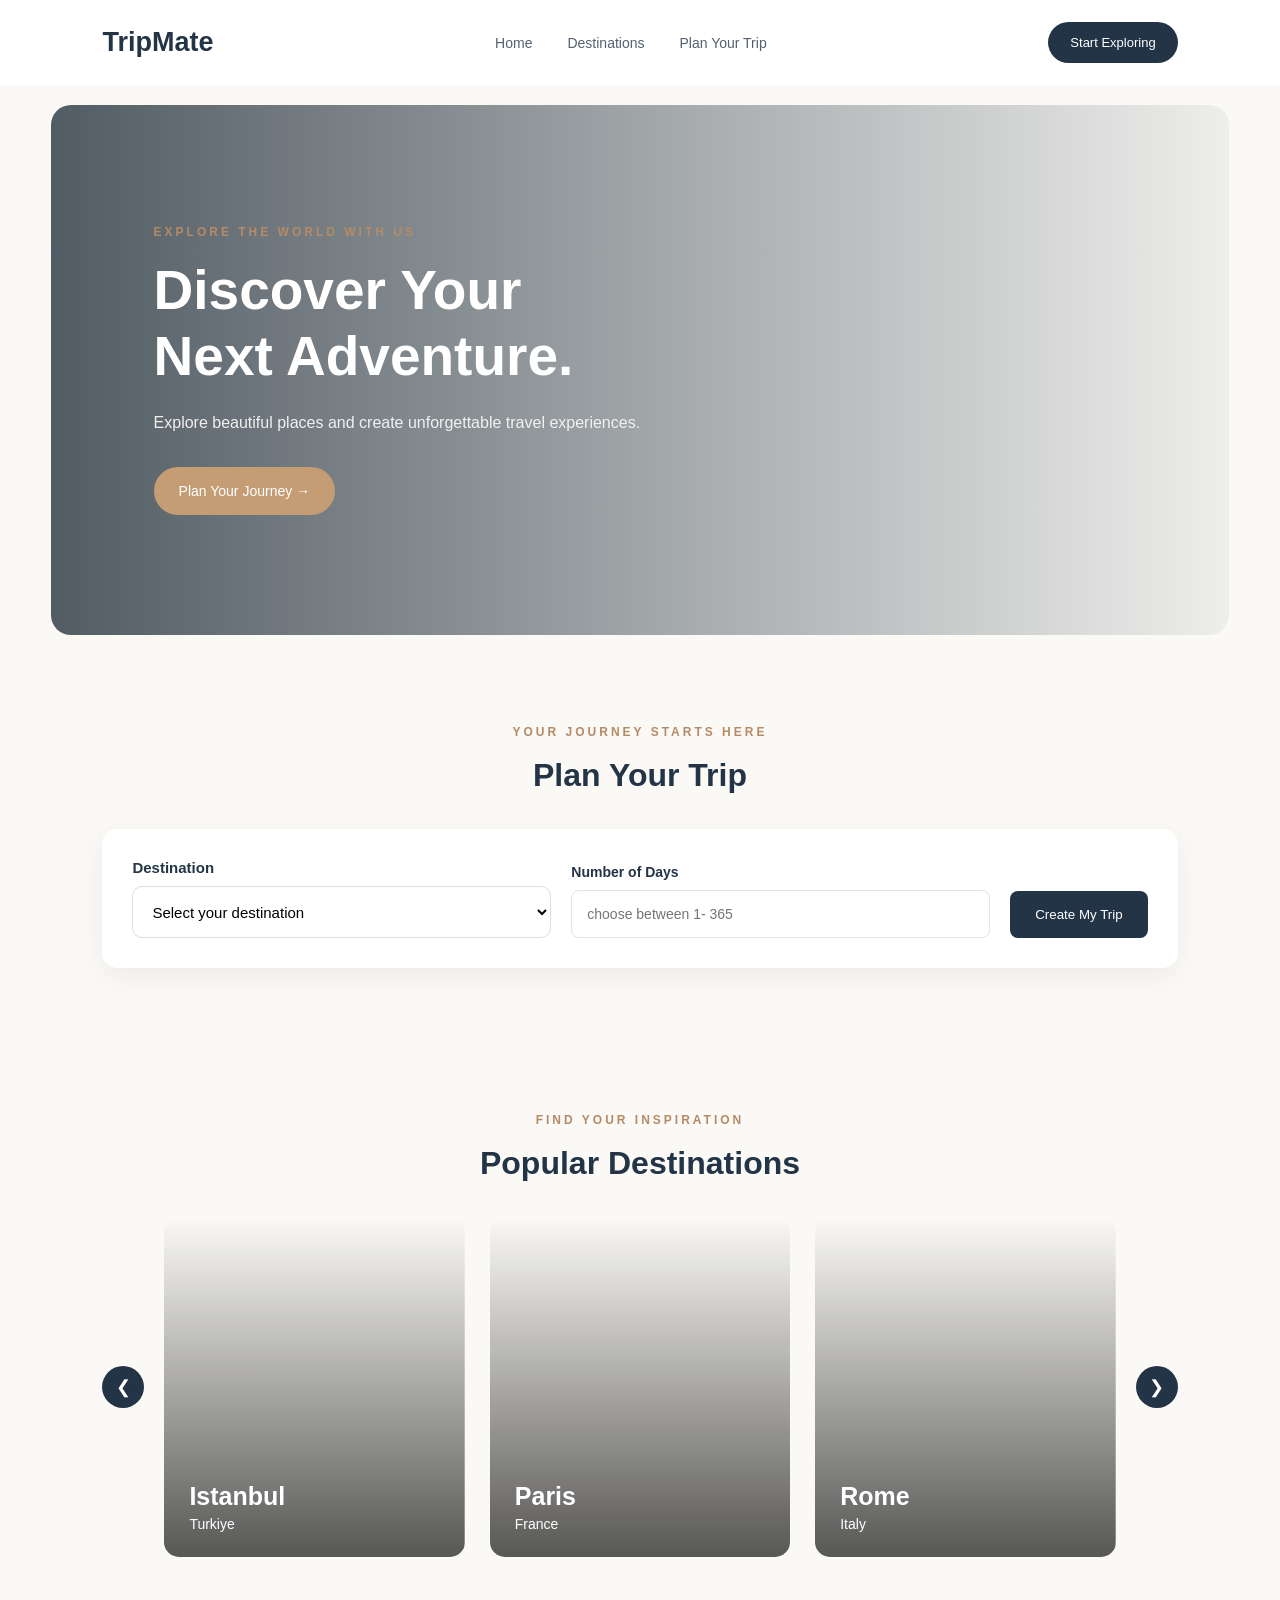
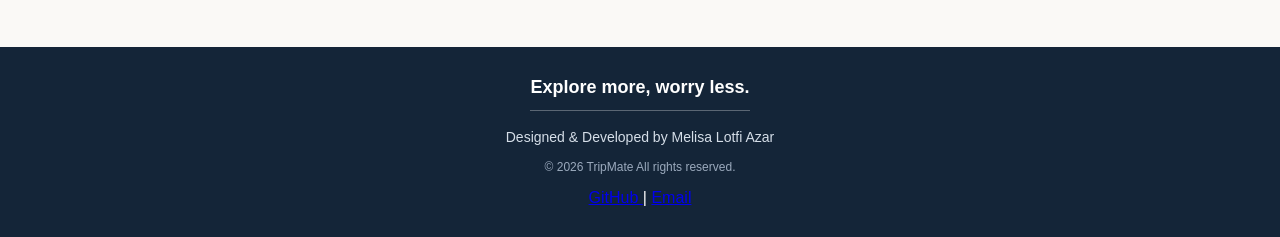
<file: index.html>
<!DOCTYPE html>
<html lang="en">
<head>
    <meta charset="UTF-8">
    <meta name="viewport" content="width=device-width, initial-scale=1.0">

    <title>TripMate | Travel Planner</title>

    <link rel="stylesheet" href="style.css">
</head>

<body>

    <!-- Navigation -->
    <nav class="navbar">
        <div class="logo">TripMate</div>

        <div class="nav-links">
            <a href="#">Home</a>
            <a href="#destinations">Destinations</a>
            <a href="#planner">Plan Your Trip</a>
        </div>

        <a href="#planner" class="nav-button">Start Exploring</a>
    </nav>


    <!-- Hero Section -->
    <section class="hero">

        <div class="hero-content">
            <p class="subtitle">EXPLORE THE WORLD WITH US</p>

            <h1>
                Discover Your<br>
                Next Adventure.
            </h1>

            <p class="hero-text">
                Explore beautiful places and create
                unforgettable travel experiences.
            </p>

            <a href="#planner" class="main-button">
                Plan Your Journey →
            </a>
        </div>

    </section>


    <!-- Trip Planner -->
    <section class="planner" id="planner">

        <div class="section-heading">
            <p class="subtitle">YOUR JOURNEY STARTS HERE</p>
            <h2>Plan Your Trip</h2>
        </div>

        <div class="planner-form">


            <div class="form-group">
    <label for="destination">Destination</label>

    <select id="destination">
        <option value="">Select your destination</option>
        <option value="istanbul">Istanbul</option>
        <option value="paris">Paris</option>
        <option value="rome">Rome</option>
        <option value="barcelona">Barcelona</option>
        <option value="bangkok">Bangkok</option>
        <option value="santorini">Santorini</option>
        <option value="bali">Bali</option>
        <option value="hawaii">Hawaii</option>
        <option value="tokyo">Tokyo</option>
    </select>
</div>


            <div class="input-group">
                <label>Number of Days</label>
                <input
                    type="number"
                    id="days"
                    placeholder="choose between 1- 365"
                    min="1"
                    max="365"
                    step="1"
                >
            </div>

            <button onclick="planTrip()" class="plan-button">
                Create My Trip
            </button>

        </div>

        <h3 id="result"></h3>

    </section>


    <!-- Popular Destinations -->
    <section class="destinations" id="destinations">

        <div class="section-heading">
            <p class="subtitle">FIND YOUR INSPIRATION</p>
            <h2>Popular Destinations</h2>
        </div>

        <div class="destination-slider">

    <button class="slider-btn" onclick="moveSlider(-1)">
        &#10094;
    </button>

    <div class="destination-grid" id="destinationGrid">

        <a href="destination.html" class="destination-link">

    <div class="destination-card istanbul">
        <div class="card-info">
            <h3>Istanbul</h3>
            <p>Turkiye</p>
        </div>
    </div>


        
        <a href="paris.html" class="destination-link">
    <div class="destination-card paris">
        <div class="card-info">
            <h3>Paris</h3>
            <p>France</p>
        </div>
    </div>
</a>

        <a href="rome.html" class="destination-link">
    <div class="destination-card rome">
        <div class="card-info">
            <h3>Rome</h3>
            <p>Italy</p>
        </div>
    </div>
</a>

        <a href="barcelona.html" class="destination-link">
    <div class="destination-card barcelona">
        <div class="card-info">
            <h3>Barcelona</h3>
            <p>Spain</p>
        </div>
    </div>
</a>
        <a href="bangkok.html" class="destination-link">
    <div class="destination-card bangkok">
        <div class="card-info">
            <h3>Bangkok</h3>
            <p>Thailand</p>
        </div>
    </div>
</a>
        <a href="santorini.html" class="destination-link">
    <div class="destination-card santorini">
        <div class="card-info">
            <h3>Santorini</h3>
            <p>Greece</p>
        </div>
    </div>
</a>

        <a href="bali.html" class="destination-link">
    <div class="destination-card bali">
        <div class="card-info">
            <h3>Bali</h3>
            <p>Indonesia</p>
        </div>
    </div>
</a>

       <a href="hawaii.html" class="destination-link">
    <div class="destination-card hawaii">
        <div class="card-info">
            <h3>Hawaii</h3>
            <p>USA</p>
        </div>
    </div>
</a>

        <a href="tokyo.html" class="destination-link">
    <div class="destination-card tokyo">
        <div class="card-info">
            <h3>tokyo</h3>
            <p>japan</p>
        </div>
    </div>
</a>

        
    </div>

    <button class="slider-btn" onclick="moveSlider(1)">
        &#10095;
    </button>

    </div>

    </section>


   <footer class="site-footer">
    <p class="footer-tagline">
        Explore more, worry less.
    </p>

    <p class="footer-credit">
         
    </p>
    <p class="footer-credit">
        Designed & Developed by Melisa Lotfi Azar
    </p>

    <p class="footer-copyright">
        © 2026 TripMate All rights reserved.
    </p>
    <p class="footer-credit"></p>

     <div class="footer-links">
        <a href="https://github.com/Melisa577" target="_blank">
            GitHub
        </a>
        <span class="footer-divider">|</span>
        <a href="mailto:melisaazar682@gmail.com">
            Email
        </a>
    </div>

</footer>


    <script src="script.js"></script>

</body>
</html>
</file>
<file: style.css>
/* =========================
   GENERAL SETTINGS
========================= */

* {
    margin: 0;
    padding: 0;
    box-sizing: border-box;
}

html {
    scroll-behavior: smooth;
}

body {
    font-family: Arial, sans-serif;
    background-color: #faf9f6;
    color: #243447;
}


/* =========================
   NAVIGATION
========================= */

.navbar {
    height: 85px;
    padding: 0 8%;
    display: flex;
    align-items: center;
    justify-content: space-between;
    background: #ffffff;
}

.logo {
    font-size: 27px;
    font-weight: bold;
    color: #243447;
}

.logo span {
    color: #c59d75;
}

.nav-links {
    display: flex;
    gap: 35px;
}

.nav-links a {
    text-decoration: none;
    color: #536171;
    font-size: 14px;
    transition: color 0.3s;
}

.nav-links a:hover {
    color: #c59d75;
}

.nav-button {
    background: #243447;
    color: white;
    padding: 13px 22px;
    border-radius: 25px;
    text-decoration: none;
    font-size: 13px;
    transition: background 0.3s;
}

.nav-button:hover {
    background: #c59d75;
}


/* =========================
   HERO SECTION
========================= */

.hero {
    min-height: 530px;
    margin: 20px 4%;
    border-radius: 20px;

    background:
        linear-gradient(
            90deg,
            rgba(16, 31, 43, 0.72),
            rgba(16, 31, 43, 0.05)
        ),
        url("https://wallpaperaccess.com/full/6610212.jpg")
        center / cover no-repeat;

    display: flex;
    align-items: center;
    padding: 8%;
    transition: background 1s ease-in-out;
}

.hero-content {
    color: white;
    max-width: 550px;
}

.subtitle {
    color: #b58b65;
    font-size: 12px;
    font-weight: bold;
    letter-spacing: 3px;
    margin-bottom: 18px;
}

.hero h1 {
    font-size: 55px;
    line-height: 1.2;
    margin-bottom: 20px;
}

.hero-text {
    font-size: 16px;
    line-height: 1.8;
    margin-bottom: 30px;
    color: #f0f0f0;
}

.main-button {
    display: inline-block;
    background: #c59d75;
    color: white;
    padding: 16px 25px;
    border-radius: 30px;
    text-decoration: none;
    font-size: 14px;
    transition: background 0.3s;
}

.main-button:hover {
    background: #a77d57;
}


/* =========================
   TRIP PLANNER
========================= */

.planner {
    padding: 70px 8%;
}

.section-heading {
    text-align: center;
    margin-bottom: 35px;
}

.section-heading h2 {
    font-size: 32px;
    color: #243447;
}

.planner-form {
    background: white;
    padding: 30px;
    border-radius: 15px;
    box-shadow: 0 8px 30px rgba(0, 0, 0, 0.06);

    display: flex;
    align-items: end;
    gap: 20px;
}

.input-group {
    flex: 1;
}

.input-group label {
    display: block;
    margin-bottom: 10px;
    font-size: 14px;
    font-weight: bold;
}

.input-group input {
    width: 100%;
    padding: 15px;
    border: 1px solid #e3e3e3;
    border-radius: 8px;
    outline: none;
    font-size: 14px;
}

.input-group input:focus {
    border-color: #c59d75;
}

.plan-button {
    padding: 16px 25px;
    background: #243447;
    color: white;
    border: none;
    border-radius: 8px;
    cursor: pointer;
    transition: background 0.3s;
}

.plan-button:hover {
    background: #c59d75;
}

#result {
    text-align: center;
    margin-top: 25px;
}


/* =========================
   POPULAR DESTINATIONS
========================= */

.destinations {
    padding: 50px 8% 90px;
}

/* Slider container */

.destination-slider {
    display: flex;
    align-items: center;
    gap: 20px;
    margin-top: 35px;
}

/* Cards container */

.destination-grid {
    display: flex;
    flex: 1;
    gap: 25px;
    overflow: hidden;
    min-width: 0;
    scroll-behavior: smooth;
}

/* Individual cards */

.destination-card {
    flex: 0 0 calc((100% - 50px) / 3);
    height: 340px;
    min-width: 0;

    border-radius: 15px;
    background-size: cover;
    background-position: center;
    position: relative;
    overflow: hidden;

    transition: transform 0.3s;
}
.destination-card:hover {
    transform: translateY(-7px);
}

/* Destination images */

.istanbul {
    background-image:
        linear-gradient(transparent, rgba(0,0,0,0.65)),
        url("https://wallpaperaccess.com/full/3030167.jpg");
}

.paris {
    background-image:
        linear-gradient(transparent, rgba(0,0,0,0.65)),
        url("https://images.unsplash.com/photo-1502602898657-3e91760cbb34");
}

.rome {
    background-image:
        linear-gradient(transparent, rgba(0,0,0,0.65)),
        url("https://images.unsplash.com/photo-1552832230-c0197dd311b5");
}

.barcelona {
    background-image:
        linear-gradient(transparent, rgba(0,0,0,0.65)),
        url("https://images.unsplash.com/photo-1539037116277-4db20889f2d4");
}

.bangkok {
    background-image:
        linear-gradient(transparent, rgba(0,0,0,0.65)),
        url("https://images.unsplash.com/photo-1508009603885-50cf7c579365");
}

.santorini {
    background-image:
        linear-gradient(transparent, rgba(0,0,0,0.65)),
        url("https://images.unsplash.com/photo-1533105079780-92b9be482077");
}

.bali {
    background-image:
        linear-gradient(transparent, rgba(0,0,0,0.65)),
        url("https://images.unsplash.com/photo-1537996194471-e657df975ab4");
}

.hawaii {
    background-image:
        linear-gradient(transparent, rgba(0,0,0,0.65)),
        url("https://images.unsplash.com/photo-1507876466758-bc54f384809c");
}

.tokyo {
    background-image:
        linear-gradient(transparent, rgba(0,0,0,0.65)),
        url("https://images2.alphacoders.com/499/499330.jpg");
}

.shanghai {
    background-image:
        linear-gradient(transparent, rgba(0,0,0,0.65)),
        url("https://images.unsplash.com/photo-1474181487882-5abf3f0ba6c2");
}

.maldives {
    background-image:
        linear-gradient(transparent, rgba(0,0,0,0.65)),
        url("https://images.unsplash.com/photo-1514282401047-d79a71a590e8");
}

.brazil {
    background-image:
        linear-gradient(transparent, rgba(0,0,0,0.65)),
        url("https://images.unsplash.com/photo-1483729558449-99ef09a8c325");
}


/* Destination text */

.card-info {
    position: absolute;
    bottom: 25px;
    left: 25px;
    color: white;
}

.card-info h3 {
    font-size: 25px;
    margin-bottom: 5px;
}

.card-info p {
    font-size: 14px;
}


/* Slider buttons */

.slider-btn {
    flex-shrink: 0;
    width: 42px;
    height: 42px;

    border: none;
    border-radius: 50%;

    background: #243447;
    color: white;
    font-size: 18px;

    cursor: pointer;
    transition: background 0.3s;
}

.slider-btn:hover {
    background: #c59d75;
}


/* =========================
   FOOTER
========================= */

.site-footer {
    background-color: #142538;
    color: white;
    text-align: center;
    padding: 30px 20px;
}

.footer-tagline {
    display: table;
    font-size: 18px;
    font-weight: 600;
    margin: 0 auto 18px;
    padding-bottom: 12px;
    border-bottom: 1px solid rgba(255, 255, 255, 0.3);
}

.footer-credit {
    font-size: 14px;
    color: #D5DEE8;
    margin: 0 0 15px;
}

.footer-copyright {
    font-size: 12px;
    color: #9BAABD;
    margin: 0;
}


/* =========================
   MOBILE RESPONSIVE
========================= */

@media (max-width: 768px) {

    .navbar {
        padding: 0 5%;
    }

    .nav-links {
        display: none;
    }

    .hero {
        min-height: 450px;
        margin: 10px 3%;
    }

    .hero h1 {
        font-size: 38px;
    }

    .planner-form {
        flex-direction: column;
        align-items: stretch;
    }

    .destination-slider {
        gap: 10px;
    }

    .destination-grid {
        gap: 25px;
    }

    .destination-card {
        flex-basis: 100%;
        height: 380px;
    }

    .slider-btn {
        width: 35px;
        height: 35px;
        font-size: 15px;
    }
}

.destination-link {
    display: block;
    flex: 0 0 calc((100% - 50px) / 3);
    min-width: 0;
    text-decoration: none;
    color: inherit;
}

/* Plan Your Trip Form */

.trip-form {
    display: flex;
    align-items: flex-end;
    gap: 20px;
}

.form-group {
    flex: 1;
    display: flex;
    flex-direction: column;
    gap: 10px;
}

.form-group label {
    font-size: 15px;
    font-weight: 600;
}

.form-group select,
.form-group input {
    width: 100%;
    height: 52px;
    padding: 0 15px;
    border: 1px solid #ddd;
    border-radius: 10px;
    background-color: white;
    font-size: 15px;
    box-sizing: border-box;
}

#createTrip {
    height: 52px;
    padding: 0 25px;
    border: none;
    border-radius: 10px;
    background-color: #111827;
    color: white;
    cursor: pointer;
}
</file>
